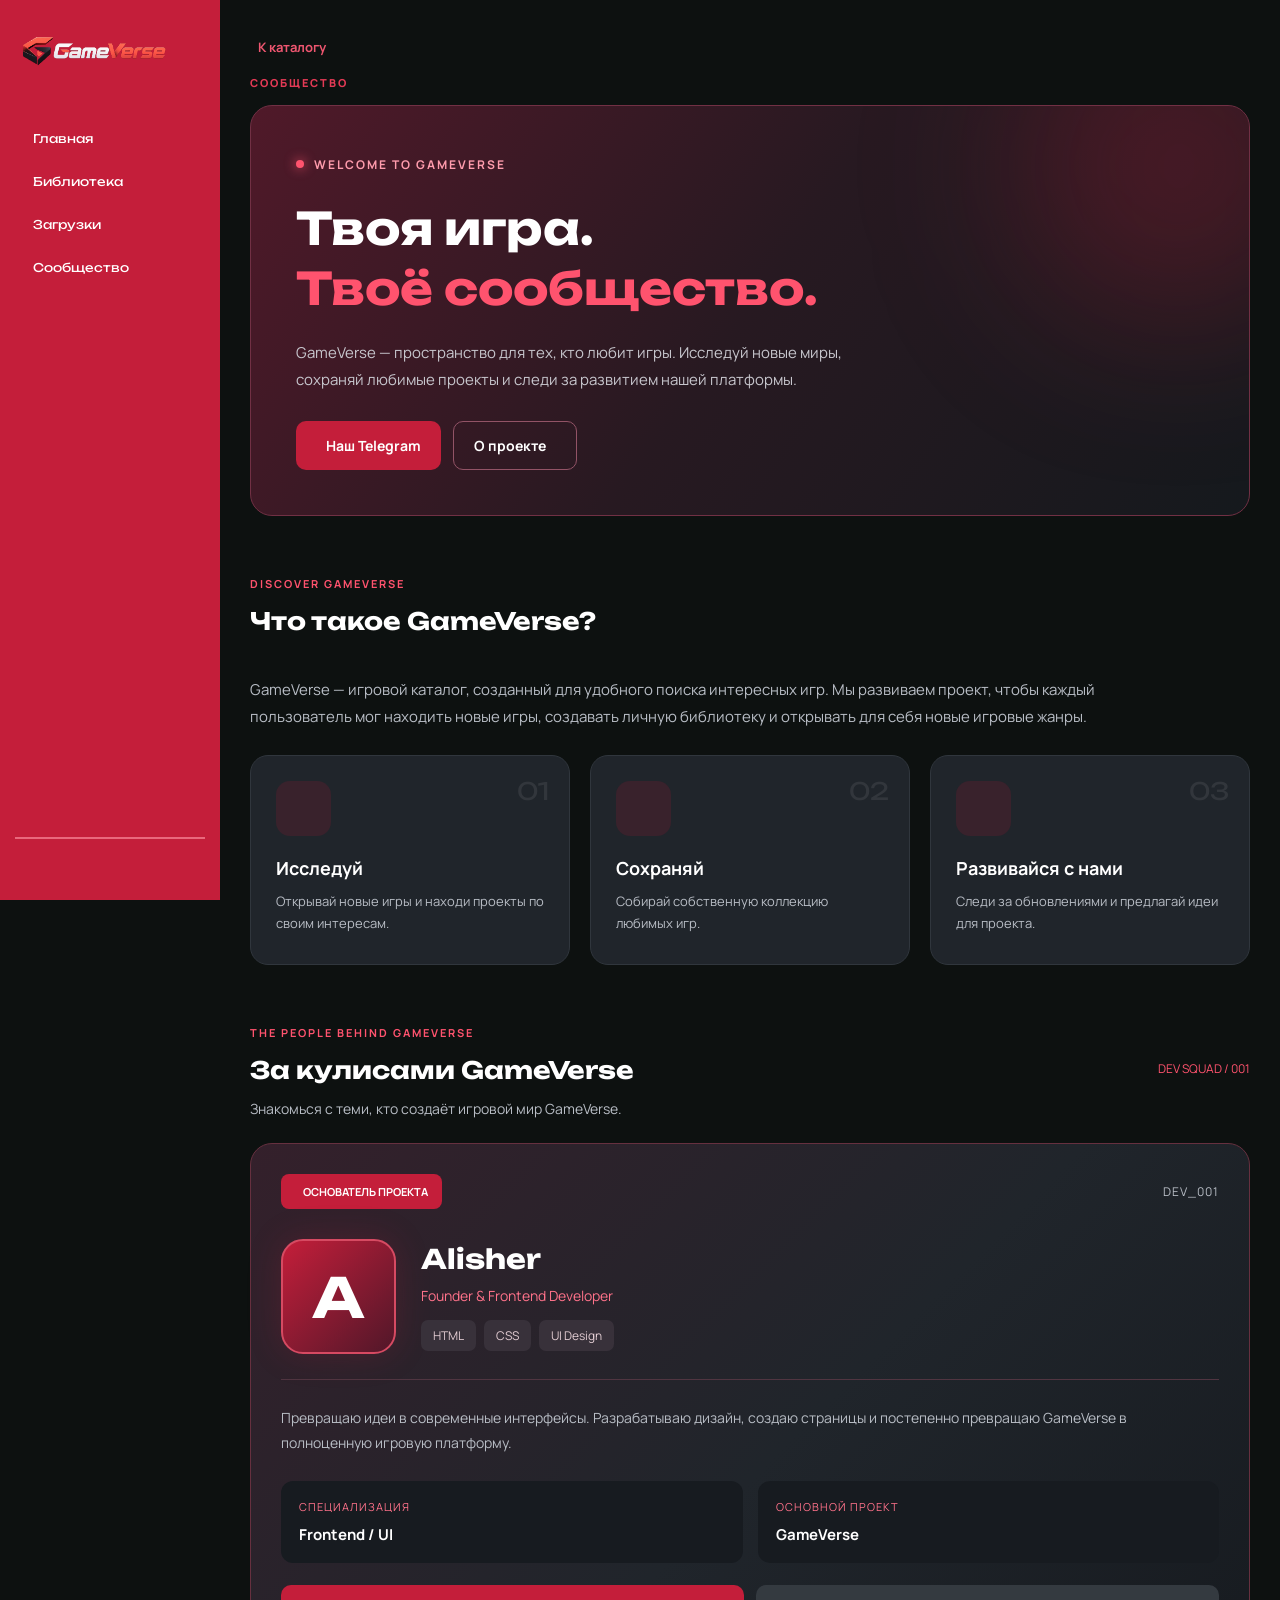
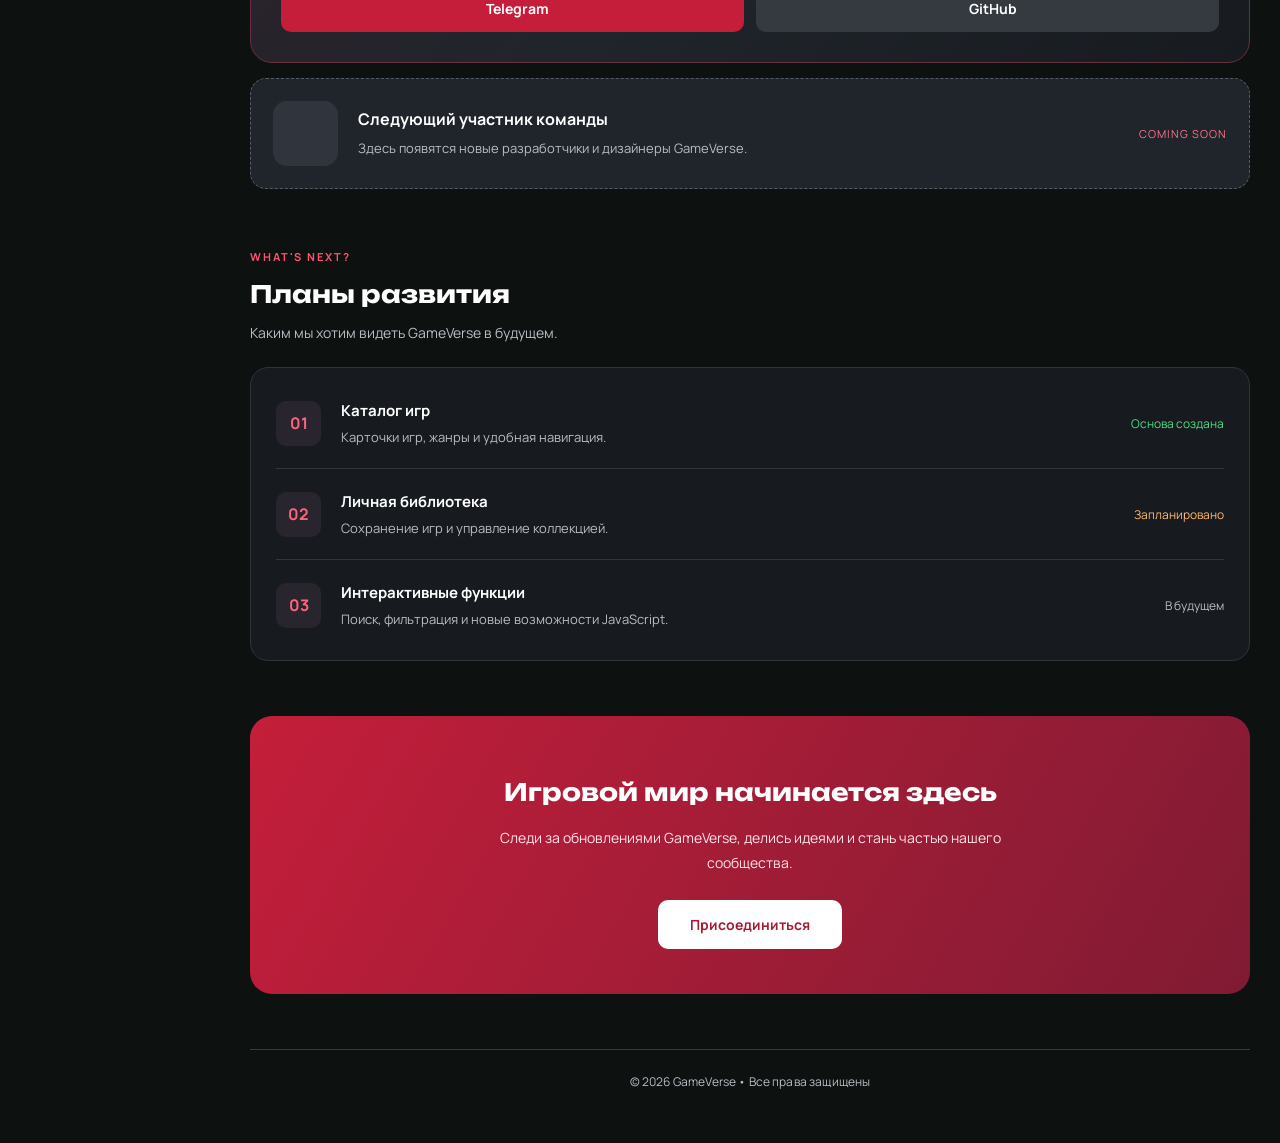
<file: community.html>
<!DOCTYPE html>

<html lang="ru">

<head>
    <meta charset="utf-8" />
    <meta content="width=device-width, initial-scale=1.0" name="viewport" />
    <title>GameVerse: Сообщество</title>
    <link href="global.css" rel="stylesheet" />
    <link href="community.css" rel="stylesheet" />
    <link href="https://cdn-uicons.flaticon.com/4.0.0/uicons-regular-rounded/css/uicons-regular-rounded.css" rel="stylesheet" />
    <link href="https://cdn-uicons.flaticon.com/4.0.0/uicons-brands/css/uicons-brands.css" rel="stylesheet" />
    <link href="https://cdn-uicons.flaticon.com/4.0.0/uicons-bold-rounded/css/uicons-bold-rounded.css" rel="stylesheet" />
    <link href="https://cdn-uicons.flaticon.com/4.0.0/uicons-bold-straight/css/uicons-bold-straight.css" rel="stylesheet" />
    <link href="responsive.css" rel="stylesheet" />
    <link href="improvements.css" rel="stylesheet" />
    <link href="stage2.css" rel="stylesheet" />
</head>

<body>
    <header>
        <!-- Верхний хедер -->
        <a href="index.html">
            <img id="logo" src="logo.png" />
        </a>
        <nav>
            <a href="index.html">
                <i class="fi fi-rr-home"></i>
                Главная</a>
            <a href="library.html">
                <i class="fi fi-rr-books"></i>
                Библиотека</a>
            <a href="download.html">
                <i class="fi fi-rr-cloud-download-alt"></i>
                Загрузки</a>
            <a href="community.html">
                <i class="fi fi-rr-users-alt"></i>
                Сообщество</a>
        </nav>
        <!-- Нижний хедер -->
        <div class="social">
            <a href="https://t.me/share/url?url=https://capeducation.getcourse.ru" target="_blank">
                <i class="fi fi-rr-paper-plane"></i>
            </a>
            <a href="https://t.me/trsnbv_a">
                <i class="fi fi-brands-telegram"></i></a>
            <a href="https://github.com">
                <i class="fi fi-brands-github"></i>
            </a>
        </div>
    </header>
    <main><a class="catalog-back" href="index.html"><i class="fi fi-rr-arrow-left"></i> К каталогу</a>
        <p class="eyebrow gv-section-label">СООБЩЕСТВО</p>
        <section class="community-hero">
            <div class="hero-content">
                <span class="hero-label">
                    <span class="status-dot"></span>
                    WELCOME TO GAMEVERSE
                </span>
                <h1>
                    Твоя игра.<br />
                    <span>Твоё сообщество.</span>
                </h1>
                <p>
                    GameVerse — пространство для тех, кто любит игры.
                    Исследуй новые миры, сохраняй любимые проекты
                    и следи за развитием нашей платформы.
                </p>
                <div class="hero-buttons">
                    <a class="btn-primary" href="https://t.me/trsnbv_a" rel="noopener noreferrer" target="_blank">
                        <i class="fi fi-brands-telegram"></i>
                        Наш Telegram
                    </a>
                    <a class="btn-outline" href="https://t.me/trsnbv_a">
                        О проекте
                        <i class="fi fi-rr-arrow-small-right"></i>
                    </a>
                </div>
            </div>
            <div class="hero-decoration">
                <i class="fi fi-rr-gamepad"></i>
            </div>
        </section>
        <section class="community-section" id="about">
            <div class="section-heading">
                <div>
                    <span class="section-label">DISCOVER GAMEVERSE</span>
                    <h2>Что такое GameVerse?</h2>
                </div>
            </div>
            <p class="about-description">
                GameVerse — игровой каталог, созданный для удобного поиска
                интересных игр. Мы развиваем проект, чтобы каждый пользователь
                мог находить новые игры, создавать личную библиотеку
                и открывать для себя новые игровые жанры.
            </p>
            <div class="features-grid">
                <div class="feature-card">
                    <div class="feature-icon">
                        <i class="fi fi-rr-gamepad"></i>
                    </div>
                    <h3>Исследуй</h3>
                    <p>Открывай новые игры и находи проекты по своим интересам.</p>
                    <span class="feature-number">01</span>
                </div>
                <div class="feature-card">
                    <div class="feature-icon">
                        <i class="fi fi-rr-bookmark"></i>
                    </div>
                    <h3>Сохраняй</h3>
                    <p>Собирай собственную коллекцию любимых игр.</p>
                    <span class="feature-number">02</span>
                </div>
                <div class="feature-card">
                    <div class="feature-icon">
                        <i class="fi fi-rr-users-alt"></i>
                    </div>
                    <h3>Развивайся с нами</h3>
                    <p>Следи за обновлениями и предлагай идеи для проекта.</p>
                    <span class="feature-number">03</span>
                </div>
            </div>
        </section>
        <!-- Команда разработчиков -->
        <section class="community-section" id="developers">
            <div class="section-heading">
                <div>
                    <span class="section-label">THE PEOPLE BEHIND GAMEVERSE</span>
                    <h2>За кулисами GameVerse</h2>
                    <p>Знакомься с теми, кто создаёт игровой мир GameVerse.</p>
                </div>
                <span class="section-counter">DEV SQUAD / 001</span>
            </div>
            <!-- Главный разработчик -->
            <div class="developer-card">
                <div class="developer-top">
                    <span class="founder-badge">
                        <i class="fi fi-rr-crown"></i>
                        ОСНОВАТЕЛЬ ПРОЕКТА
                    </span>
                    <span class="developer-id">DEV_001</span>
                </div>
                <div class="developer-profile">
                    <div class="developer-avatar">
                        <span>A</span>
                    </div>
                    <div class="developer-main-info">
                        <h3>Alisher</h3>
                        <p class="developer-role">
                            Founder &amp; Frontend Developer
                        </p>
                        <div class="developer-skills">
                            <span>HTML</span>
                            <span>CSS</span>
                            <span>UI Design</span>
                        </div>
                    </div>
                </div>
                <p class="developer-description">
                    Превращаю идеи в современные интерфейсы.
                    Разрабатываю дизайн, создаю страницы
                    и постепенно превращаю GameVerse
                    в полноценную игровую платформу.
                </p>
                <div class="developer-details">
                    <div class="developer-detail">
                        <span>СПЕЦИАЛИЗАЦИЯ</span>
                        <strong>Frontend / UI</strong>
                    </div>
                    <div class="developer-detail">
                        <span>ОСНОВНОЙ ПРОЕКТ</span>
                        <strong>GameVerse</strong>
                    </div>
                </div>
                <div class="developer-socials">
                    <a class="developer-telegram" href="https://t.me/trsnbv_a" rel="noopener noreferrer"
                        target="_blank">
                        <i class="fi fi-brands-telegram"></i>
                        Telegram
                    </a>
                    <a class="developer-github" href="https://github.com" rel="noopener noreferrer" target="_blank">
                        <i class="fi fi-brands-github"></i>
                        GitHub
                    </a>
                </div>
            </div>
            <!-- Будущие участники -->
            <div class="future-team">
                <div class="future-icon">
                    <i class="fi fi-rr-user-add"></i>
                </div>
                <div class="future-info">
                    <h3>Следующий участник команды</h3>
                    <p>Здесь появятся новые разработчики и дизайнеры GameVerse.</p>
                </div>
                <span class="future-label">COMING SOON</span>
            </div>
        </section>
        <!-- Планы развития -->
        <section class="community-section">
            <div class="section-heading">
                <div>
                    <span class="section-label">WHAT'S NEXT?</span>
                    <h2>Планы развития</h2>
                    <p>Каким мы хотим видеть GameVerse в будущем.</p>
                </div>
            </div>
            <div class="roadmap">
                <div class="roadmap-item">
                    <span class="roadmap-number">01</span>
                    <div class="roadmap-info">
                        <h3>Каталог игр</h3>
                        <p>Карточки игр, жанры и удобная навигация.</p>
                    </div>
                    <span class="roadmap-status status-done">
                        Основа создана
                    </span>
                </div>
                <div class="roadmap-item">
                    <span class="roadmap-number">02</span>
                    <div class="roadmap-info">
                        <h3>Личная библиотека</h3>
                        <p>Сохранение игр и управление коллекцией.</p>
                    </div>
                    <span class="roadmap-status status-planned">
                        Запланировано
                    </span>
                </div>
                <div class="roadmap-item">
                    <span class="roadmap-number">03</span>
                    <div class="roadmap-info">
                        <h3>Интерактивные функции</h3>
                        <p>Поиск, фильтрация и новые возможности JavaScript.</p>
                    </div>
                    <span class="roadmap-status status-future">
                        В будущем
                    </span>
                </div>
            </div>
        </section>
        <!-- Присоединиться к сообществу -->
        <section class="join-community">
            <div class="join-icon">
                <i class="fi fi-rr-gamepad"></i>
            </div>
            <h2>Игровой мир начинается здесь</h2>
            <p>
                Следи за обновлениями GameVerse,
                делись идеями и стань частью нашего сообщества.
            </p>
            <a href="https://t.me/trsnbv_a" rel="noopener noreferrer" target="_blank">
                <i class="fi fi-brands-telegram"></i>
                Присоединиться
                <i class="fi fi-rr-arrow-up-right"></i>
            </a>
        </section>
        <!-- Подвал -->
        <footer class="site-footer">
            <div class="footer-bottom">© 2026 GameVerse • Все права защищены</div>
        </footer>
    </main>
    <nav aria-label="Мобильная навигация" class="mobile-nav"><a href="index.html"><i aria-hidden="true"
                class="fi fi-rr-home"></i><span>Главная</span></a><a href="library.html"><i aria-hidden="true"
                class="fi fi-rr-books"></i><span>Библиотека</span></a><a href="download.html"><i aria-hidden="true"
                class="fi fi-rr-download"></i><span>Загрузки</span></a><a aria-current="page" class="active"
            href="community.html"><i aria-hidden="true" class="fi fi-rr-users-alt"></i><span>Сообщество</span></a><a
            href="profile.html"><i aria-hidden="true" class="fi fi-rr-user"></i><span>Профиль</span></a></nav>
</body>

</html>
</file>
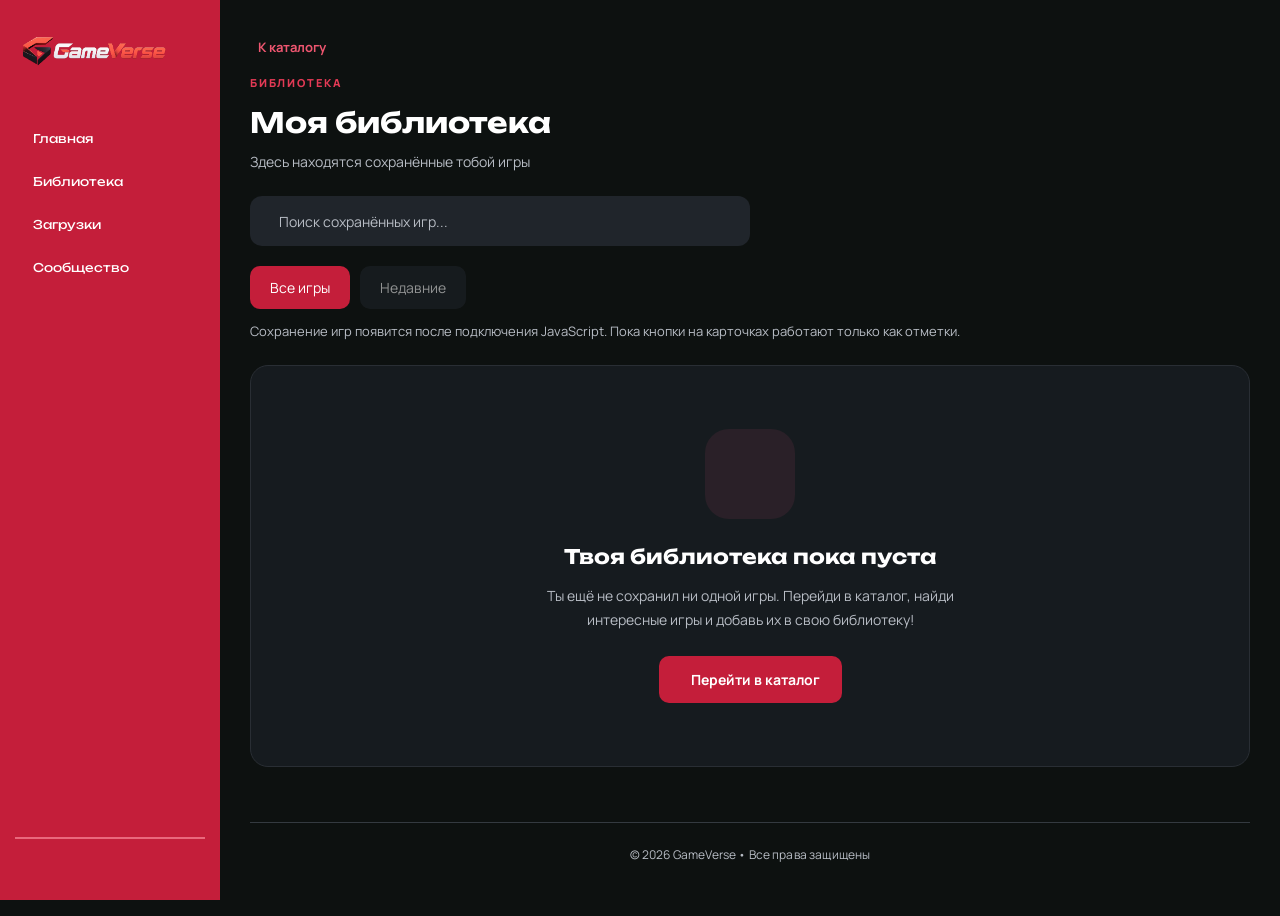
<file: library.html>
<!DOCTYPE html>

<html lang="ru">

<head>
    <meta charset="utf-8" />
    <meta content="width=device-width, initial-scale=1.0" name="viewport" />
    <title>GameVerse: Библиотека</title>
    <link href="global.css" rel="stylesheet" />
    <link href="library.css" rel="stylesheet" />
    <link href="https://cdn-uicons.flaticon.com/4.0.0/uicons-regular-rounded/css/uicons-regular-rounded.css" rel="stylesheet" />
    <link href="https://cdn-uicons.flaticon.com/4.0.0/uicons-brands/css/uicons-brands.css" rel="stylesheet" />
    <link href="https://cdn-uicons.flaticon.com/4.0.0/uicons-bold-rounded/css/uicons-bold-rounded.css" rel="stylesheet" />
    <link href="https://cdn-uicons.flaticon.com/4.0.0/uicons-bold-straight/css/uicons-bold-straight.css" rel="stylesheet" />
    <link href="responsive.css" rel="stylesheet" />
    <link href="improvements.css" rel="stylesheet" />
    <link href="stage2.css" rel="stylesheet" />
</head>

<body>
    <header>
        <!-- Верхний хедер -->
        <a href="index.html">
            <img id="logo" src="logo.png" />
        </a>
        <nav>
            <a href="index.html">
                <i class="fi fi-rr-home"></i>
                Главная</a>
            <a href="library.html">
                <i class="fi fi-rr-books"></i>
                Библиотека</a>
            <a href="download.html">
                <i class="fi fi-rr-cloud-download-alt"></i>
                Загрузки</a>
            <a href="community.html">
                <i class="fi fi-rr-users-alt"></i>
                Сообщество</a>
        </nav>
        <!-- Нижний хедер -->
        <div class="social">
            <a href="https://t.me/share/url?url=https://capeducation.getcourse.ru" target="_blank">
                <i class="fi fi-rr-paper-plane"></i>
            </a>
            <a href="https://t.me/trsnbv_a">
                <i class="fi fi-brands-telegram"></i></a>
            <a href="https://github.com">
                <i class="fi fi-brands-github"></i>
            </a>
        </div>
    </header>
    <main><a class="catalog-back" href="index.html"><i class="fi fi-rr-arrow-left"></i> К каталогу</a>
        <p class="eyebrow gv-section-label">БИБЛИОТЕКА</p>
        <section class="library-header">
            <div class="library-title">
                <h1>Моя библиотека</h1>
                <p>Здесь находятся сохранённые тобой игры</p>
            </div>
        </section>
        <div class="library-search">
            <i class="fi fi-rr-search"></i>
            <input aria-label="Поиск сохранённых игр" placeholder="Поиск сохранённых игр..." type="search" />
        </div>
        <div class="library-filters">
            <button class="active" type="button">Все игры</button>
            <button disabled="" title="Сортировка появится после подключения JavaScript" type="button">Недавние</button>
        </div>
        <p class="library-hint">Сохранение игр появится после подключения JavaScript. Пока кнопки на карточках работают
            только как отметки.</p>
        <section class="library-content">
            <div class="empty-library">
                <div class="empty-icon">
                    <i class="fi fi-rr-books"></i>
                </div>
                <h2>Твоя библиотека пока пуста</h2>
                <p>
                    Ты ещё не сохранил ни одной игры.
                    Перейди в каталог, найди интересные игры
                    и добавь их в свою библиотеку!
                </p>
                <a class="catalog-button" href="index.html">
                    <i class="fi fi-rr-gamepad"></i>
                    Перейти в каталог
                </a>
            </div>
            <div class="saved-games"></div>
        </section>
        <footer class="site-footer">
            <div class="footer-bottom">© 2026 GameVerse • Все права защищены</div>
        </footer>
    </main>
    <nav aria-label="Мобильная навигация" class="mobile-nav"><a href="index.html"><i aria-hidden="true"
                class="fi fi-rr-home"></i><span>Главная</span></a><a aria-current="page" class="active"
            href="library.html"><i aria-hidden="true" class="fi fi-rr-books"></i><span>Библиотека</span></a><a
            href="download.html"><i aria-hidden="true" class="fi fi-rr-download"></i><span>Загрузки</span></a><a
            href="community.html"><i aria-hidden="true" class="fi fi-rr-users-alt"></i><span>Сообщество</span></a><a
            href="profile.html"><i aria-hidden="true" class="fi fi-rr-user"></i><span>Профиль</span></a></nav>
</body>
</html>
</file>
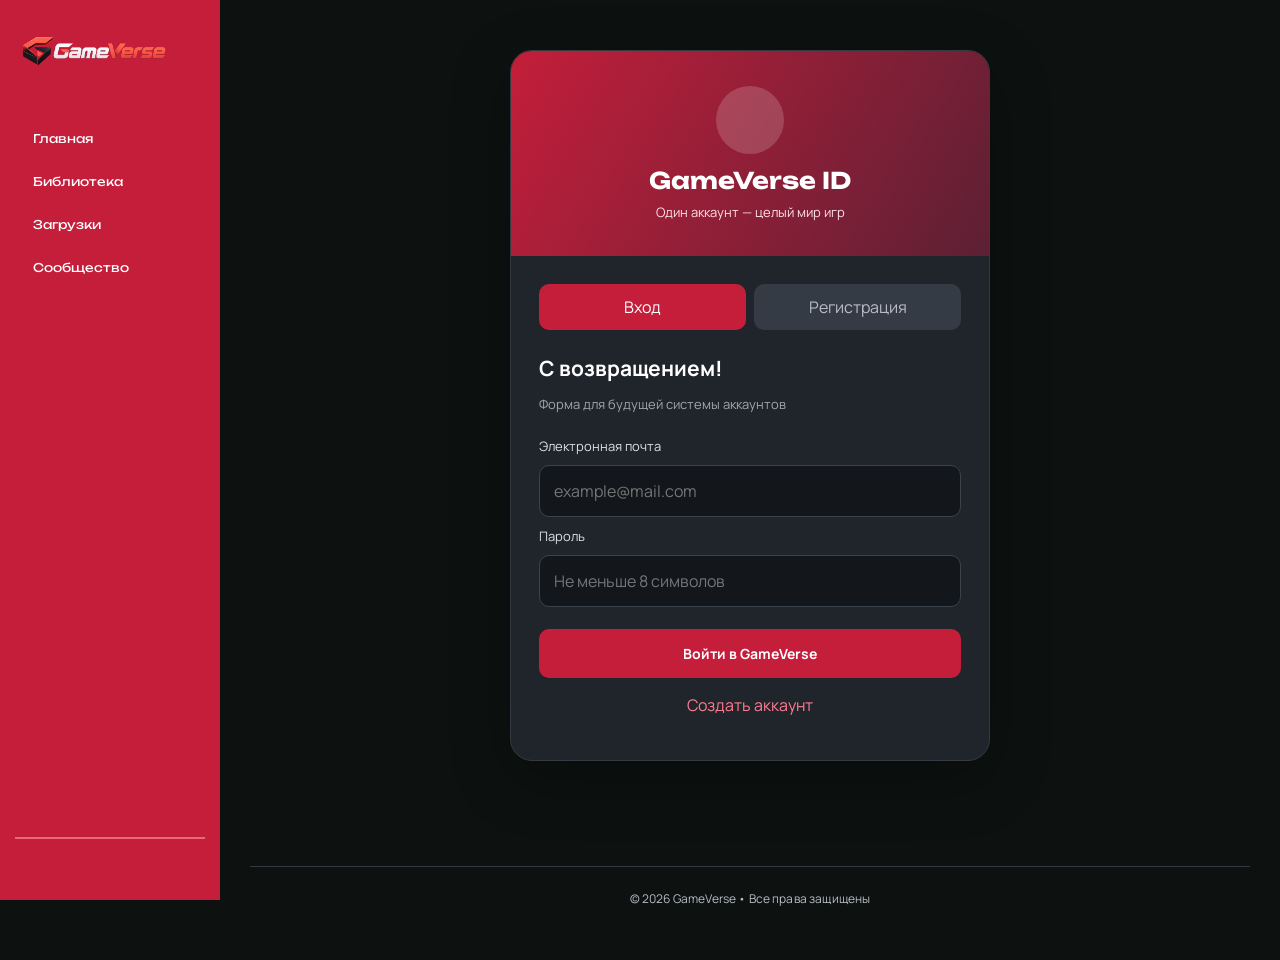
<file: login.html>
<!DOCTYPE html>
<html lang="ru">
<head>
    <meta charset="utf-8" />
    <meta content="width=device-width, initial-scale=1.0" name="viewport" />
    <title>GameVerse: Вход</title>
    <link href="global.css" rel="stylesheet" />
    <link href="auth.css" rel="stylesheet" />
    <link href="https://cdn-uicons.flaticon.com/4.0.0/uicons-regular-rounded/css/uicons-regular-rounded.css" rel="stylesheet" />
    <link href="https://cdn-uicons.flaticon.com/4.0.0/uicons-brands/css/uicons-brands.css" rel="stylesheet" />
    <link href="responsive.css" rel="stylesheet" />
    <link href="improvements.css" rel="stylesheet" />
    <link href="stage2.css" rel="stylesheet" />
</head>

<body>
    <header>
        <!-- Верхний хедер -->
        <a href="index.html">
            <img id="logo" src="logo.png" />
        </a>
        <nav>
            <a href="index.html">
                <i class="fi fi-rr-home"></i>
                Главная</a>
            <a href="library.html">
                <i class="fi fi-rr-books"></i>
                Библиотека</a>
            <a href="download.html">
                <i class="fi fi-rr-cloud-download-alt"></i>
                Загрузки</a>
            <a href="community.html">
                <i class="fi fi-rr-users-alt"></i>
                Сообщество</a>
        </nav>
        <!-- Нижний хедер -->
        <div class="social">
            <a href="https://t.me/share/url?url=https://capeducation.getcourse.ru" target="_blank">
                <i class="fi fi-rr-paper-plane"></i>
            </a>
            <a href="https://t.me/trsnbv_a">
                <i class="fi fi-brands-telegram"></i></a>
            <a href="https://github.com">
                <i class="fi fi-brands-github"></i>
            </a>
        </div>
    </header>
    <main>
        <section class="auth-wrap">
            <div class="auth-card">
                <div class="auth-banner">
                    <div class="auth-avatar"><i class="fi fi-rr-user"></i></div>
                    <h1>GameVerse ID</h1>
                    <p>Один аккаунт — целый мир игр</p>
                </div>
                <div class="auth-body">
                    <div class="auth-tabs"><a class="selected" href="login.html">Вход</a><a class=""
                            href="register.html">Регистрация</a></div>
                    <h2>С возвращением!</h2>
                    <p class="auth-note">Форма для будущей системы аккаунтов</p>
                    <form action="#" class="auth-form" method="post"><label for="email">Электронная почта</label><input
                            autocomplete="email" id="email" name="email" placeholder="example@mail.com" required=""
                            type="email" /><label for="password">Пароль</label><input autocomplete="current-password"
                            id="password" minlength="8" name="password" placeholder="Не меньше 8 символов" required=""
                            type="password" /><button title="Авторизация появится позже" type="button">Войти в
                            GameVerse</button></form>
                    <p class="auth-switch"><a href="register.html">Создать аккаунт</a></p>
                </div>
            </div>
        </section>
        <footer class="site-footer">
            <div class="footer-bottom">© 2026 GameVerse • Все права защищены</div>
        </footer>
    </main>
    <nav aria-label="Мобильная навигация" class="mobile-nav"><a href="index.html"><i aria-hidden="true"
                class="fi fi-rr-home"></i><span>Главная</span></a><a href="library.html"><i aria-hidden="true"
                class="fi fi-rr-books"></i><span>Библиотека</span></a><a href="download.html"><i aria-hidden="true"
                class="fi fi-rr-download"></i><span>Загрузки</span></a><a href="community.html"><i aria-hidden="true"
                class="fi fi-rr-users-alt"></i><span>Сообщество</span></a><a href="profile.html"><i aria-hidden="true"
                class="fi fi-rr-user"></i><span>Профиль</span></a></nav>
</body>
</html>
</file>
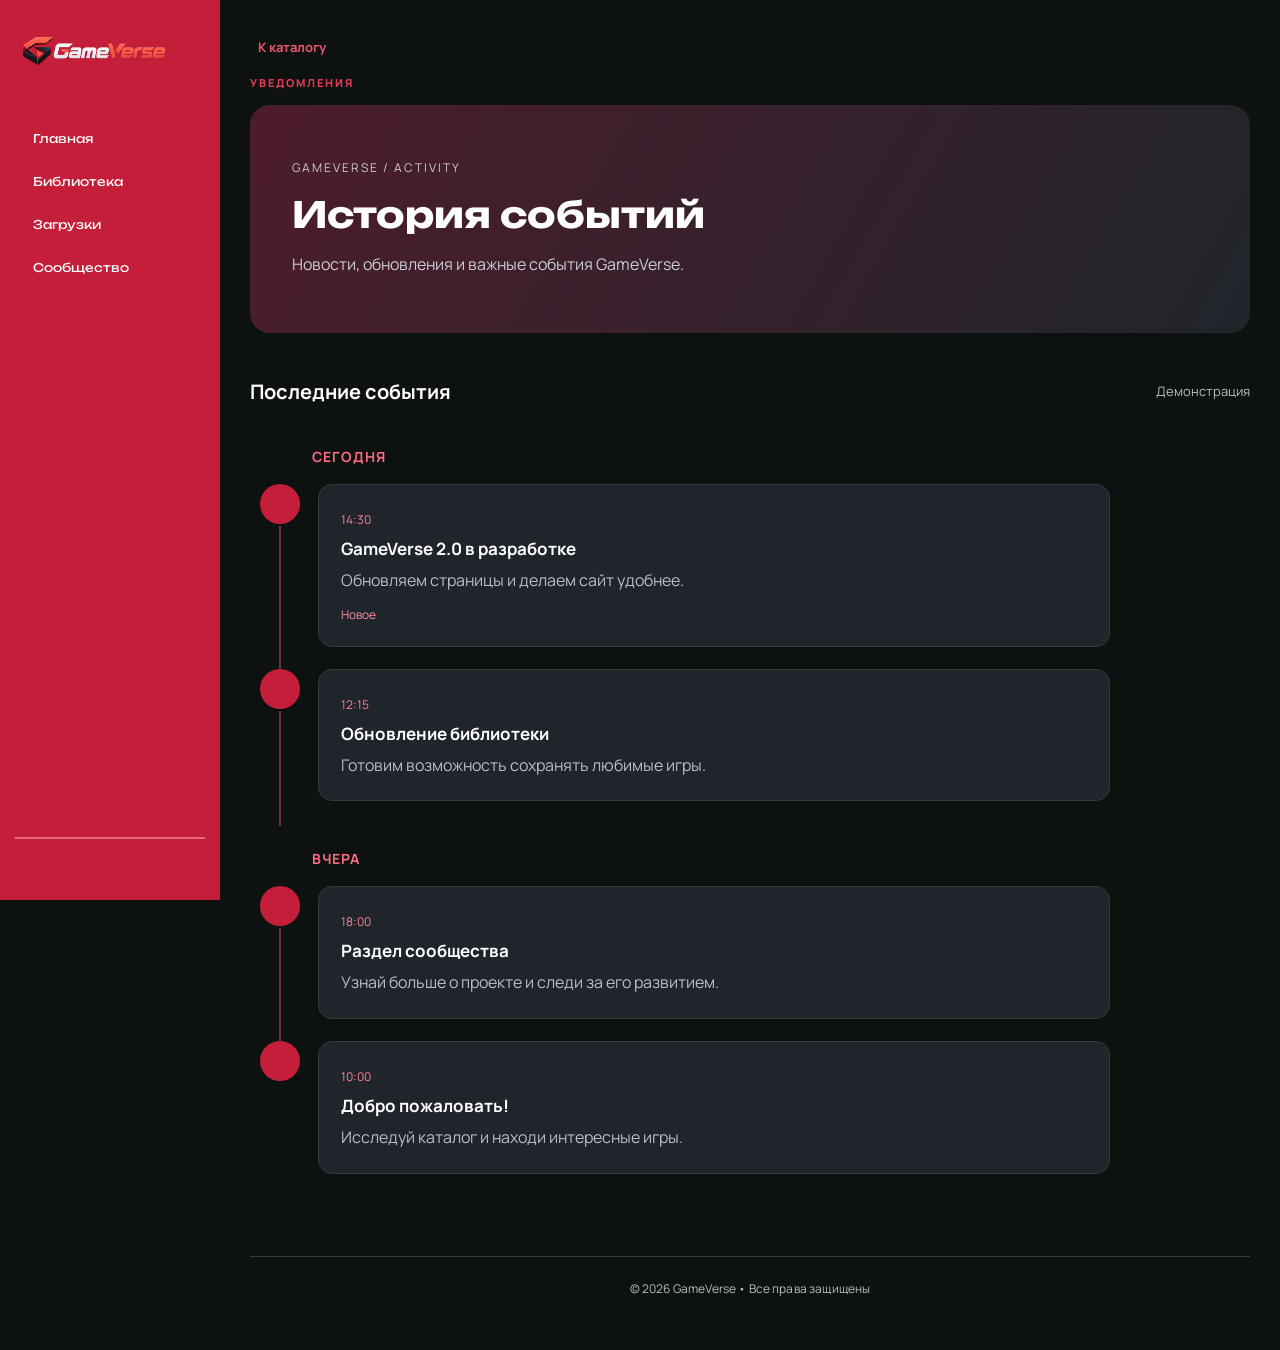
<file: notifications.html>
<!DOCTYPE html>
<html lang="ru">
<head>
    <meta charset="utf-8" />
    <meta content="width=device-width, initial-scale=1.0" name="viewport" />
    <title>GameVerse: Уведомления</title>
    <link href="global.css" rel="stylesheet" />
    <link href="notifications.css" rel="stylesheet" />
    <link href="https://cdn-uicons.flaticon.com/4.0.0/uicons-regular-rounded/css/uicons-regular-rounded.css" rel="stylesheet" />
    <link href="https://cdn-uicons.flaticon.com/4.0.0/uicons-brands/css/uicons-brands.css" rel="stylesheet" />
    <link href="responsive.css" rel="stylesheet" />
    <link href="improvements.css" rel="stylesheet" />
    <link href="stage2.css" rel="stylesheet" />
</head>

<body>
    <header>
        <!-- Верхний хедер -->
        <a href="index.html">
            <img id="logo" src="logo.png" />
        </a>
        <nav>
            <a href="index.html">
                <i class="fi fi-rr-home"></i>
                Главная</a>
            <a href="library.html">
                <i class="fi fi-rr-books"></i>
                Библиотека</a>
            <a href="download.html">
                <i class="fi fi-rr-cloud-download-alt"></i>
                Загрузки</a>
            <a href="community.html">
                <i class="fi fi-rr-users-alt"></i>
                Сообщество</a>
        </nav>
        <!-- Нижний хедер -->
        <div class="social">
            <a href="https://t.me/share/url?url=https://capeducation.getcourse.ru" target="_blank">
                <i class="fi fi-rr-paper-plane"></i>
            </a>
            <a href="https://t.me/trsnbv_a">
                <i class="fi fi-brands-telegram"></i></a>
            <a href="https://github.com">
                <i class="fi fi-brands-github"></i>
            </a>
        </div>
    </header>
    <main><a class="catalog-back" href="index.html"><i class="fi fi-rr-arrow-left"></i> К каталогу</a>
        <p class="eyebrow gv-section-label">УВЕДОМЛЕНИЯ</p>
        <section class="timeline-hero">
            <p class="eyebrow">GAMEVERSE / ACTIVITY</p>
            <h1>История событий</h1>
            <p>Новости, обновления и важные события GameVerse.</p>
        </section>
        <div class="timeline-head">
            <h2>Последние события</h2><span>Демонстрация</span>
        </div>
        <section class="timeline">
            <h3 class="timeline-date">Сегодня</h3>
            <article class="timeline-item">
                <div class="timeline-icon"><i class="fi fi-rr-rocket-lunch"></i></div>
                <div class="timeline-card"><time>14:30</time>
                    <h3>GameVerse 2.0 в разработке</h3>
                    <p>Обновляем страницы и делаем сайт удобнее.</p><span class="timeline-new">Новое</span>
                </div>
            </article>
            <article class="timeline-item">
                <div class="timeline-icon"><i class="fi fi-rr-bookmark"></i></div>
                <div class="timeline-card"><time>12:15</time>
                    <h3>Обновление библиотеки</h3>
                    <p>Готовим возможность сохранять любимые игры.</p>
                </div>
            </article>
            <h3 class="timeline-date">Вчера</h3>
            <article class="timeline-item">
                <div class="timeline-icon"><i class="fi fi-rr-users"></i></div>
                <div class="timeline-card"><time>18:00</time>
                    <h3>Раздел сообщества</h3>
                    <p>Узнай больше о проекте и следи за его развитием.</p>
                </div>
            </article>
            <article class="timeline-item">
                <div class="timeline-icon"><i class="fi fi-rr-shield-check"></i></div>
                <div class="timeline-card"><time>10:00</time>
                    <h3>Добро пожаловать!</h3>
                    <p>Исследуй каталог и находи интересные игры.</p>
                </div>
            </article>
        </section>
        <footer class="site-footer">
            <div class="footer-bottom">© 2026 GameVerse • Все права защищены</div>
        </footer>
    </main>
    <nav aria-label="Мобильная навигация" class="mobile-nav"><a href="index.html"><i aria-hidden="true"
                class="fi fi-rr-home"></i><span>Главная</span></a><a href="library.html"><i aria-hidden="true"
                class="fi fi-rr-books"></i><span>Библиотека</span></a><a href="download.html"><i aria-hidden="true"
                class="fi fi-rr-download"></i><span>Загрузки</span></a><a href="community.html"><i aria-hidden="true"
                class="fi fi-rr-users-alt"></i><span>Сообщество</span></a><a href="profile.html"><i aria-hidden="true"
                class="fi fi-rr-user"></i><span>Профиль</span></a></nav>
</body>
</html>
</file>
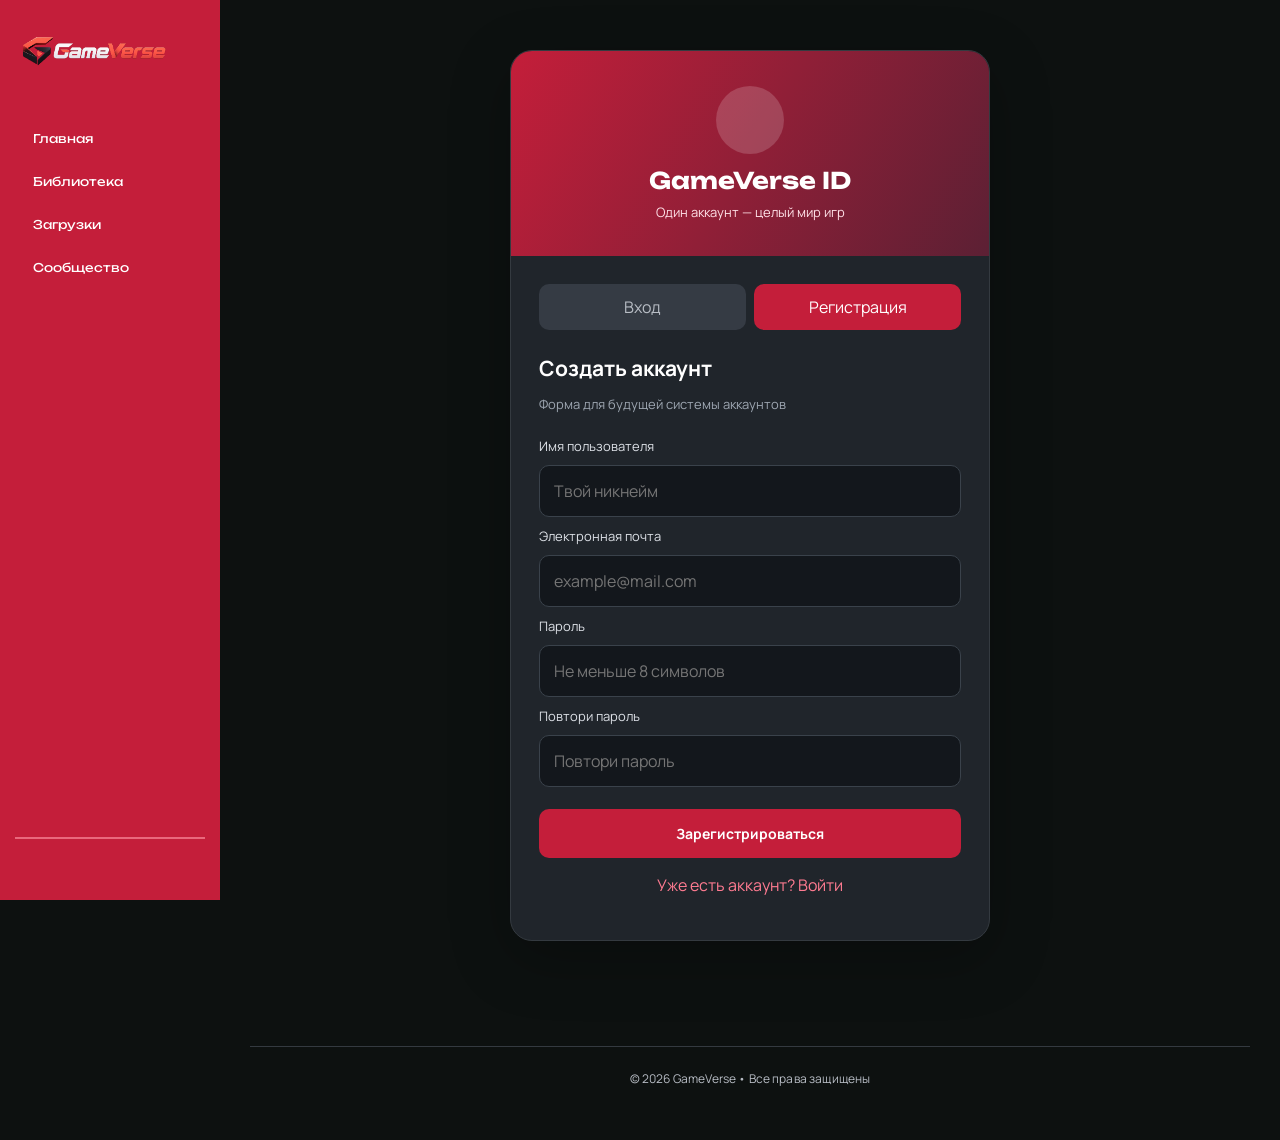
<file: register.html>
<!DOCTYPE html>
<html lang="ru">
<head>
    <meta charset="utf-8" />
    <meta content="width=device-width, initial-scale=1.0" name="viewport" />
    <title>GameVerse: Регистрация</title>
    <link href="global.css" rel="stylesheet" />
    <link href="auth.css" rel="stylesheet" />
    <link href="https://cdn-uicons.flaticon.com/4.0.0/uicons-regular-rounded/css/uicons-regular-rounded.css" rel="stylesheet" />
    <link href="https://cdn-uicons.flaticon.com/4.0.0/uicons-brands/css/uicons-brands.css" rel="stylesheet" />
    <link href="responsive.css" rel="stylesheet" />
    <link href="improvements.css" rel="stylesheet" />
    <link href="stage2.css" rel="stylesheet" />
</head>
<body>
    <header>
        <!-- Верхний хедер -->
        <a href="index.html">
            <img id="logo" src="logo.png" />
        </a>
        <nav>
            <a href="index.html">
                <i class="fi fi-rr-home"></i>
                Главная</a>
            <a href="library.html">
                <i class="fi fi-rr-books"></i>
                Библиотека</a>
            <a href="download.html">
                <i class="fi fi-rr-cloud-download-alt"></i>
                Загрузки</a>
            <a href="community.html">
                <i class="fi fi-rr-users-alt"></i>
                Сообщество</a>
        </nav>
        <!-- Нижний хедер -->
        <div class="social">
            <a href="https://t.me/share/url?url=https://capeducation.getcourse.ru" target="_blank">
                <i class="fi fi-rr-paper-plane"></i>
            </a>
            <a href="https://t.me/trsnbv_a">
                <i class="fi fi-brands-telegram"></i></a>
            <a href="https://github.com">
                <i class="fi fi-brands-github"></i>
            </a>
        </div>
    </header>
    <main>
        <section class="auth-wrap">
            <div class="auth-card">
                <div class="auth-banner">
                    <div class="auth-avatar"><i class="fi fi-rr-user"></i></div>
                    <h1>GameVerse ID</h1>
                    <p>Один аккаунт — целый мир игр</p>
                </div>
                <div class="auth-body">
                    <div class="auth-tabs"><a class="" href="login.html">Вход</a><a class="selected"
                            href="register.html">Регистрация</a></div>
                    <h2>Создать аккаунт</h2>
                    <p class="auth-note">Форма для будущей системы аккаунтов</p>
                    <form action="#" class="auth-form" method="post"><label for="username">Имя
                            пользователя</label><input autocomplete="username" id="username" minlength="3"
                            name="username" placeholder="Твой никнейм" required="" type="text" /><label
                            for="email">Электронная почта</label><input autocomplete="email" id="email" name="email"
                            placeholder="example@mail.com" required="" type="email" /><label
                            for="password">Пароль</label><input autocomplete="new-password" id="password" minlength="8"
                            name="password" placeholder="Не меньше 8 символов" required="" type="password" /><label
                            for="confirm">Повтори пароль</label><input autocomplete="new-password" id="confirm"
                            minlength="8" name="confirm" placeholder="Повтори пароль" required=""
                            type="password" /><button title="Авторизация появится позже"
                            type="button">Зарегистрироваться</button></form>
                    <p class="auth-switch"><a href="login.html">Уже есть аккаунт? Войти</a></p>
                </div>
            </div>
        </section>
        <footer class="site-footer">
            <div class="footer-bottom">© 2026 GameVerse • Все права защищены</div>
        </footer>
    </main>
    <nav aria-label="Мобильная навигация" class="mobile-nav"><a href="index.html"><i aria-hidden="true"
                class="fi fi-rr-home"></i><span>Главная</span></a><a href="library.html"><i aria-hidden="true"
                class="fi fi-rr-books"></i><span>Библиотека</span></a><a href="download.html"><i aria-hidden="true"
                class="fi fi-rr-download"></i><span>Загрузки</span></a><a href="community.html"><i aria-hidden="true"
                class="fi fi-rr-users-alt"></i><span>Сообщество</span></a><a href="profile.html"><i aria-hidden="true"
                class="fi fi-rr-user"></i><span>Профиль</span></a></nav>
</body>
</html>
</file>
<file: global.css>
@import url("https://cdn-uicons.flaticon.com/4.0.0/uicons-regular-chubby/css/uicons-regular-chubby.css");

/* Manrope — основной текст */
@font-face {
  font-family: "Manrope";
  src: url("Manrope-VariableFont_wght.ttf");
  font-weight: 200 800;
}

/* Unbounded — заголовки */
@font-face {
  font-family: "Unbounded";
  src: url("Unbounded-Regular.ttf");
  font-weight: 400;
}

@font-face {
  font-family: "Unbounded";
  src: url("Unbounded-Bold.ttf");
  font-weight: 700;
}

body {
  margin: 0;
  display: flex;
  min-height: 100vh;
  color: white;
  font-family: "Manrope", sans-serif;
  font-weight: 400;
  background-color: #0d1110;
}

header {
  width: 220px;
  padding: 15px;
  box-sizing: border-box;
  flex-shrink: 0;
  display: flex;
  min-height: 100vh;
  flex-direction: column;
  background-color: #c41e3a;

  position: sticky;
  top: 0;
  height: 100vh;
  align-self: flex-start;
}

header #logo {
  width: 90%;
  margin-left: -9px;
}

header nav {
  margin-top: 35px;
  display: flex;
  flex-direction: column;
  gap: 20px;
}

header a {
  color: white;
  text-decoration: none;
  padding: 10px;
  border-radius: 8px;
  font-family: "Unbounded", sans-serif;
  font-weight: 300;
  display: flex;
  align-items: center;
  gap: 8px;
}

header nav a:hover {
  background: #ff6b61;
}

.social {
  margin-top: auto;
  display: flex;
  justify-content: center;
  gap: 20px;
  border-top: 2px solid #e9687c;
  padding-top: 30px;
}
</file>
<file: community.css>
main {
  flex: 1;
  min-width: 0;
  padding: 30px;
  box-sizing: border-box;
}

main * {
  box-sizing: border-box;
}

main a {
  text-decoration: none;
}

header nav a.active {
  background: rgba(255, 255, 255, 0.18);
}

.community-hero {
  position: relative;
  overflow: hidden;

  display: flex;
  align-items: center;

  min-height: 370px;
  padding: 45px;

  border-radius: 22px;
  border: 1px solid #713044;

  background: linear-gradient(125deg, #501929 0%, #271921 50%, #15191d 100%);
}

.community-hero::before {
  content: "";
  position: absolute;

  width: 320px;
  height: 320px;
  right: -90px;
  top: -100px;

  border-radius: 50%;
  background: rgba(196, 30, 58, 0.25);
  filter: blur(80px);
  pointer-events: none;
}

.hero-content {
  position: relative;
  z-index: 2;
  max-width: 650px;
}

.hero-label {
  display: inline-flex;
  align-items: center;
  gap: 10px;

  color: #ff9cad;
  font-size: 12px;
  font-weight: 700;
  letter-spacing: 2px;
}

.status-dot {
  width: 8px;
  height: 8px;
  border-radius: 50%;
  background: #ff536e;

  box-shadow: 0 0 12px #ff536e;
  animation: pulse 2s infinite;
}

@keyframes pulse {
  0%,
  100% {
    opacity: 1;
  }

  50% {
    opacity: 0.4;
  }
}

.community-hero h1 {
  font-family: "Unbounded", sans-serif;
  font-size: clamp(27px, 3.5vw, 45px);
  line-height: 1.35;
  margin: 25px 0 20px;
}

.community-hero h1 span {
  color: #ff536e;
}

.community-hero p {
  color: #c7c6cd;
  font-size: 15px;
  line-height: 1.8;
  max-width: 560px;
}

.hero-buttons {
  display: flex;
  flex-wrap: wrap;
  gap: 12px;
  margin-top: 28px;
}

.btn-primary,
.btn-outline {
  display: inline-flex;
  align-items: center;
  justify-content: center;
  gap: 10px;

  padding: 14px 20px;
  border-radius: 10px;

  font-size: 14px;
  font-weight: 700;
  transition: 0.3s;
}

.btn-primary {
  background: #c41e3a;
  color: white;
}

.btn-primary:hover {
  background: #e02a49;
  transform: translateY(-3px);
}

.btn-outline {
  color: white;
  border: 1px solid #925366;
}

.btn-outline:hover {
  background: #ffffff12;
  border-color: #ff536e;
}

.hero-decoration {
  position: absolute;
  right: 40px;
  top: 50%;
  transform: translateY(-50%) rotate(-15deg);

  font-size: 180px;
  color: rgba(255, 255, 255, 0.055);
  pointer-events: none;
}

.community-section {
  margin-top: 55px;
}

.section-heading {
  display: flex;
  justify-content: space-between;
  align-items: center;
  gap: 20px;
  margin-bottom: 25px;
}

.section-label {
  color: #ff536e;
  font-size: 11px;
  font-weight: 700;
  letter-spacing: 2px;
}

.section-heading h2 {
  font-family: "Unbounded", sans-serif;
  font-size: 24px;
  line-height: 1.4;
  margin: 12px 0;
}

.section-heading p {
  color: #b8bdc5;
  font-size: 14px;
  margin: 0;
}

.section-counter {
  color: #ff536e;
  font-size: 12px;
  white-space: nowrap;
}

.about-description {
  max-width: 850px;
  color: #b8bdc5;
  line-height: 1.8;
  font-size: 15px;
  margin-bottom: 25px;
}

.features-grid {
  display: grid;
  grid-template-columns: repeat(3, minmax(0, 1fr));
  gap: 20px;
}

.feature-card {
  position: relative;
  overflow: hidden;

  background: #20252b;
  border: 1px solid #30363d;
  border-radius: 18px;

  padding: 25px;
  min-height: 210px;
  transition: 0.3s;
}

.feature-card:hover {
  transform: translateY(-6px);
  border-color: #c41e3a;
  box-shadow: 0 10px 35px rgba(196, 30, 58, 0.12);
}

.feature-icon {
  display: flex;
  align-items: center;
  justify-content: center;

  width: 55px;
  height: 55px;
  background: #39222c;
  border-radius: 14px;

  color: #ff536e;
  font-size: 25px;
  margin-bottom: 20px;
}

.feature-card h3 {
  font-size: 18px;
  margin: 0 0 10px;
}

.feature-card p {
  color: #b8bdc5;
  font-size: 13px;
  line-height: 1.7;
  margin: 0;
}

.feature-number {
  position: absolute;
  right: 20px;
  top: 20px;

  font-family: "Unbounded", sans-serif;
  font-size: 24px;
  color: #ffffff15;
}

.developer-card {
  background: linear-gradient(135deg, #34202b, #20252b 55%, #171b20);

  border: 1px solid #66303f;
  border-radius: 22px;
  padding: 30px;

  transition: 0.3s;
}

.developer-card:hover {
  border-color: #c41e3a;
  box-shadow: 0 15px 45px rgba(196, 30, 58, 0.12);
}

.developer-top {
  display: flex;
  justify-content: space-between;
  align-items: center;
  gap: 15px;
  margin-bottom: 30px;
}

.founder-badge {
  display: inline-flex;
  align-items: center;
  gap: 8px;

  background: #c41e3a;
  padding: 10px 14px;
  border-radius: 8px;

  color: white;
  font-size: 11px;
  font-weight: 700;
}

.developer-id {
  color: #b8bdc5;
  font-size: 12px;
  letter-spacing: 1px;
}

.developer-profile {
  display: flex;
  align-items: center;
  gap: 25px;
}

.developer-avatar {
  display: flex;
  align-items: center;
  justify-content: center;

  width: 115px;
  height: 115px;
  flex-shrink: 0;

  border-radius: 22px;
  background: linear-gradient(135deg, #c41e3a, #511729);
  border: 2px solid #d64a62;

  box-shadow: 0 0 35px rgba(196, 30, 58, 0.2);
}

.developer-avatar span {
  font-family: "Unbounded", sans-serif;
  font-size: 55px;
  font-weight: 700;
  color: white;
}

.developer-main-info h3 {
  font-family: "Unbounded", sans-serif;
  font-size: 27px;
  margin: 0 0 10px;
}

.developer-role {
  color: #ff728a;
  font-size: 14px;
  margin: 0 0 15px;
}

.developer-skills {
  display: flex;
  flex-wrap: wrap;
  gap: 8px;
}

.developer-skills span {
  background: #38313a;
  color: #e3cdd3;

  padding: 7px 12px;
  border-radius: 7px;
  font-size: 12px;
}

.developer-description {
  color: #b8bdc5;
  font-size: 14px;
  line-height: 1.8;

  padding-top: 25px;
  margin: 25px 0;
  border-top: 1px solid #503541;
}

.developer-details {
  display: grid;
  grid-template-columns: repeat(2, minmax(0, 1fr));
  gap: 15px;
}

.developer-detail {
  display: flex;
  flex-direction: column;
  gap: 10px;

  background: #171b20;
  border-radius: 12px;
  padding: 18px;
}

.developer-detail span {
  color: #ff728a;
  font-size: 11px;
  letter-spacing: 1px;
}

.developer-detail strong {
  color: white;
  font-size: 15px;
}

.developer-socials {
  display: flex;
  gap: 12px;
  margin-top: 22px;
}

.developer-socials a {
  display: flex;
  align-items: center;
  justify-content: center;
  gap: 10px;

  flex: 1;
  padding: 14px;

  border-radius: 10px;
  color: white;
  font-weight: 700;
  font-size: 14px;
  transition: 0.3s;
}

.developer-telegram {
  background: #c41e3a;
}

.developer-telegram:hover {
  background: #e02a49;
  transform: translateY(-3px);
}

.developer-github {
  background: #343a40;
}

.developer-github:hover {
  background: #484f58;
  transform: translateY(-3px);
}

.future-team {
  display: flex;
  align-items: center;
  gap: 20px;

  margin-top: 15px;
  padding: 22px;

  border: 1px dashed #565c65;
  border-radius: 16px;
  background: #20252b;
}

.future-icon {
  width: 65px;
  height: 65px;
  flex-shrink: 0;

  display: flex;
  align-items: center;
  justify-content: center;

  background: #30343d;
  border-radius: 14px;

  color: #b8bdc5;
  font-size: 27px;
}

.future-info {
  flex: 1;
}

.future-info h3 {
  font-size: 16px;
  margin: 0 0 8px;
}

.future-info p {
  color: #b8bdc5;
  font-size: 13px;
  line-height: 1.6;
  margin: 0;
}

.future-label {
  color: #ff728a;
  font-size: 11px;
  white-space: nowrap;
  letter-spacing: 1px;
}

.roadmap {
  background: #171b20;
  border: 1px solid #35313b;
  border-radius: 18px;
  padding: 10px 25px;
}

.roadmap-item {
  display: flex;
  align-items: center;
  gap: 20px;
  padding: 22px 0;
}

.roadmap-item:not(:last-child) {
  border-bottom: 1px solid #30363d;
}

.roadmap-number {
  width: 45px;
  height: 45px;
  flex-shrink: 0;

  display: flex;
  align-items: center;
  justify-content: center;

  background: #29252e;
  border-radius: 10px;

  color: #ff667d;
  font-weight: 700;
}

.roadmap-info {
  flex: 1;
}

.roadmap-info h3 {
  font-size: 15px;
  margin: 0 0 7px;
}

.roadmap-info p {
  color: #b8bdc5;
  font-size: 13px;
  margin: 0;
}

.roadmap-status {
  font-size: 12px;
  white-space: nowrap;
}

.status-done {
  color: #4ade80;
}

.status-planned {
  color: #ffb86c;
}

.status-future {
  color: #b8bdc5;
}

.join-community {
  display: flex;
  flex-direction: column;
  align-items: center;
  text-align: center;

  gap: 15px;
  margin-top: 55px;
  padding: 45px 25px;

  border-radius: 22px;
  background: linear-gradient(120deg, #c41e3a, #801b33);
}

.join-icon {
  font-size: 40px;
  color: white;
}

.join-community h2 {
  font-family: "Unbounded", sans-serif;
  font-size: 24px;
  line-height: 1.4;
  margin: 0;
}

.join-community p {
  max-width: 550px;
  color: #ffe3e8;
  font-size: 14px;
  line-height: 1.8;
  margin: 0;
}

.join-community a {
  display: inline-flex;
  align-items: center;
  justify-content: center;
  gap: 10px;

  background: white;
  color: #a51c36;

  padding: 15px 22px;
  border-radius: 10px;
  margin-top: 10px;

  font-size: 14px;
  font-weight: 700;
  transition: 0.3s;
}

.join-community a:hover {
  transform: translateY(-4px);
  box-shadow: 0 8px 25px #00000030;
}

footer {
  margin-top: 45px;
  padding: 20px 0;
  color: #777f89;
  font-size: 12px;
  text-align: center;
}
</file>
<file: responsive.css>
/* Общая адаптация и нижний футер */
* {
  box-sizing: border-box;
}
body {
  min-width: 320px;
}
main {
  flex: 1;
  min-width: 0;
  padding: 30px;
}
img {
  max-width: 100%;
}
header nav a {
  font-size: 12px;
}
header nav a i {
  font-size: 18px;
  flex-shrink: 0;
}
header nav {
  gap: 8px;
}
header .social {
  gap: 5px;
}
header .social a {
  padding: 8px;
}
header nav a:hover {
  background: #ffffff27;
}
header nav a[href="notifications.html"] {
  margin-top: 8px;
}
.site-footer {
  margin-top: 60px !important;
  padding: 30px 0 16px !important;
  border-top: 1px solid #353b43 !important;
  background: transparent !important;
  display: grid;
  grid-template-columns: 1fr auto;
  gap: 20px;
  color: #b8bdc5;
}
.footer-brand {
  font:
    700 20px Unbounded,
    sans-serif;
  color: #fff;
  text-decoration: none;
}
.site-footer p {
  font-size: 13px;
  line-height: 1.6;
  max-width: 370px;
}
.footer-links {
  display: flex;
  flex-wrap: wrap;
  gap: 12px;
  align-content: center;
}
.footer-links a {
  color: #d8dbe0;
  text-decoration: none;
  font-size: 13px;
}
.footer-links a:hover {
  color: #ff6b80;
}
.footer-bottom {
  grid-column: 1/-1;
  border-top: 1px solid #343a40;
  padding-top: 16px;
  font-size: 12px;
}
.library-hint {
  font-size: 13px;
  color: #b8bdc5;
}
.library-filters button:disabled {
  opacity: 0.55;
  cursor: not-allowed;
}
@media (max-width: 1000px) {
  .games {
    grid-template-columns: repeat(2, minmax(0, 1fr)) !important;
  }
  .saved-games {
    grid-template-columns: repeat(2, minmax(0, 1fr));
  }
  .download-stats {
    grid-template-columns: repeat(2, minmax(0, 1fr));
  }
  .button-categorie {
    flex-wrap: wrap;
  }
  .button-categorie label {
    flex: 1 1 140px;
  }
}
@media (max-width: 700px) {
  body {
    display: block;
  }
  body > header {
    position: relative !important;
    top: auto !important;
    left: auto !important;
    width: 100% !important;
    height: auto !important;
    min-height: 0 !important;
    padding: 12px 16px !important;
    display: flex !important;
    flex-direction: column !important;
    gap: 8px;
  }
  body > header #logo {
    width: 130px;
    margin: 0;
  }
  body > header nav {
    display: flex !important;
    flex-direction: row !important;
    flex-wrap: wrap !important;
    gap: 5px !important;
    margin: 0 !important;
  }
  body > header nav a {
    font:
      500 11px Manrope,
      sans-serif;
    padding: 9px !important;
    gap: 5px !important;
  }
  body > header nav a[href="notifications.html"] {
    margin: 0;
  }
  body > header .social {
    display: none;
  }
  main {
    padding: 18px !important;
    width: 100% !important;
  }
  .top {
    flex-wrap: wrap;
  }
  .search {
    width: 100%;
  }
  .header-actions {
    width: 100%;
    justify-content: flex-end;
  }
  .games {
    grid-template-columns: repeat(2, minmax(0, 1fr)) !important;
    gap: 12px !important;
  }
  .game-card {
    min-width: 0;
  }
  .game-card h3 {
    font-size: 14px;
  }
  .game-card .description {
    font-size: 12px;
  }
  .download-stats {
    grid-template-columns: 1fr !important;
  }
  .saved-games {
    grid-template-columns: 1fr;
  }
  .site-footer {
    grid-template-columns: 1fr;
    gap: 10px;
  }
  .footer-bottom {
    grid-column: 1;
  }
  .footer-links {
    gap: 12px;
  }
}
@media (max-width: 430px) {
  .games {
    grid-template-columns: 1fr !important;
  }
  .button-categorie label {
    font-size: 12px;
    padding: 11px;
  }
  .site-footer {
    margin-top: 35px !important;
  }
}
</file>
<file: improvements.css>
/* GameVerse 2.0 — согласованные доработки */
.site-footer {
  display: block !important;
  margin-top: 55px !important;
  padding: 23px 12px !important;
  border-top: 1px solid #343a40 !important;
  background: transparent !important;
  text-align: center;
}
.site-footer .footer-bottom {
  border: 0 !important;
  padding: 0 !important;
  font-size: 12px;
  color: #b8bdc5;
  letter-spacing: 0.15px;
}
.catalog-back {
  display: inline-flex;
  align-items: center;
  gap: 8px;
  margin-bottom: 19px;
  color: #ee5670;
  font:
    700 13px Manrope,
    sans-serif;
  text-decoration: none;
  transition: color 0.2s ease;
}
.catalog-back:hover {
  color: #fff;
}
.mobile-nav {
  display: none;
}
body > header nav a[href="notifications.html"],
body > header nav a[href="login.html"] {
  display: none;
}

/* Сохранение игр — кнопка внутри обложки */
.game-card {
  position: relative;
  overflow: hidden;
}

/* Верхние действия на ПК — отдельные кнопки по центру */
.top {
  flex-wrap: wrap;
}
.header-actions {
  display: flex;
  justify-content: center !important;
  gap: 12px;
  margin-inline: auto;
}
.header-actions .icon-header {
  border-radius: 12px;
  transition:
    transform 0.2s,
    background 0.2s;
}
.header-actions .icon-header:hover {
  transform: translateY(-2px);
}

/* Адаптация сообщества */
@media (max-width: 850px) {
  .community-hero {
    display: flex !important;
    flex-direction: column !important;
  }
  .hero-content,
  .hero-decoration {
    min-width: 0;
    max-width: 100%;
  }
  .features-grid,
  .roadmap {
    grid-template-columns: 1fr !important;
  }
  .feature-card,
  .roadmap-item,
  .developer-card,
  .future-team {
    min-width: 0;
  }
  .community-section,
  .join-community {
    max-width: 100%;
  }
}
@media (max-width: 700px) {
  body {
    overflow-x: hidden;
  }
  body > header {
    align-items: center !important;
  }
  body > header > a:has(#logo) {
    display: flex;
    width: 100%;
    justify-content: center;
    align-items: center;
    padding: 0;
  }
  body > header #logo {
    display: block;
    width: min(160px, 60vw) !important;
    max-width: 100%;
    height: auto;
    margin: 0 !important;
  }
  body > header nav {
    display: none !important;
  }
  main {
    padding: 18px 16px 95px !important;
  }
  .mobile-nav {
    display: grid;
    grid-template-columns: repeat(4, minmax(0, 1fr));
    position: fixed;
    bottom: 0;
    left: 0;
    right: 0;
    z-index: 1000;
    background: #191b23;
    border-top: 1px solid #393a44;
    padding: 9px 7px max(9px, env(safe-area-inset-bottom));
    box-shadow: 0 -8px 28px #0005;
  }
  .mobile-nav a {
    display: flex;
    flex-direction: column;
    align-items: center;
    justify-content: center;
    gap: 5px;
    padding: 7px 2px;
    color: #b9bac4;
    text-decoration: none;
    font:
      600 10px Manrope,
      sans-serif;
    min-width: 0;
    border-radius: 11px;
  }
  .mobile-nav a i {
    font-size: 21px;
  }
  .mobile-nav a.active {
    color: #ff6a84;
    background: #c41e3a22;
  }
  .top {
    flex-direction: column;
    align-items: stretch;
  }
  .header-actions {
    width: max-content !important;
    max-width: 100%;
    margin: 4px auto 0;
    padding: 7px;
    border: 1px solid #373945;
    background: #23252e;
    border-radius: 16px;
    gap: 7px;
  }
  .header-actions .icon-header {
    margin: 0;
  }
  .community-hero {
    padding: 24px 18px !important;
  }
  .community-hero h1 {
    font-size: clamp(23px, 7vw, 36px) !important;
    overflow-wrap: anywhere;
  }
  .hero-buttons {
    display: flex;
    flex-wrap: wrap;
    gap: 10px;
  }
  .hero-buttons a {
    max-width: 100%;
  }
  .hero-decoration {
    display: none !important;
  }
  .features-grid {
    display: grid !important;
    grid-template-columns: 1fr !important;
    gap: 12px;
  }
  .feature-card {
    width: 100%;
    padding: 20px !important;
  }
  .section-heading {
    flex-wrap: wrap;
    gap: 10px;
  }
  .section-heading h2 {
    font-size: clamp(18px, 5vw, 25px);
  }
  .developer-profile,
  .developer-details,
  .developer-top,
  .future-team,
  .roadmap-item {
    flex-wrap: wrap;
  }
  .developer-card,
  .future-team,
  .join-community {
    padding: 22px 16px !important;
  }
  .developer-skills,
  .developer-socials {
    flex-wrap: wrap;
  }
  .join-community h2 {
    font-size: 21px !important;
  }
  .join-community a {
    max-width: 100%;
    text-align: center;
  }
  .page-top {
    flex-wrap: wrap;
  }
  .profile-header,
  .profile-banner,
  .profile-user {
    max-width: 100%;
  }
  .profile-user {
    display: flex !important;
    flex-direction: column !important;
    align-items: center !important;
    text-align: center;
    gap: 12px !important;
  }
  .profile-info {
    text-align: center;
  }
  .profile-user .primary-btn {
    align-self: center;
  }
  .stats-grid {
    display: grid !important;
    grid-template-columns: repeat(3, minmax(0, 1fr)) !important;
    gap: 8px;
  }
  .stat-card {
    min-width: 0;
    padding: 13px 7px !important;
    overflow-wrap: anywhere;
  }
  .favorite-grid,
  .achievements-grid {
    display: grid !important;
    grid-template-columns: 1fr !important;
  }
  .favorite-card,
  .achievement-card,
  .level-card,
  .settings-card {
    min-width: 0;
    max-width: 100%;
  }
  .level-top,
  .xp-info {
    flex-wrap: wrap;
  }
  .settings-card {
    padding: 18px !important;
  }
  .settings-form input,
  .settings-form select,
  .settings-form textarea {
    max-width: 100%;
  }
}
@media (max-width: 380px) {
  .mobile-nav a {
    font-size: 9px;
  }
  .stats-grid {
    grid-template-columns: 1fr !important;
  }
}
</file>
<file: stage2.css>
/* Этап 2: стили поверх исходных файлов. */
.gv-section-label {
  margin: 0 0 15px !important;
  color: #e33a55 !important;
  font-size: 11px !important;
  font-weight: 800 !important;
  letter-spacing: 2px !important;
  text-transform: uppercase;
}
/* Избранное: позиционирование относительно самой карточки. */
.games .game-card {
  position: relative !important;
  isolation: isolate;
}

/* Поиск отдельно, действия — в одной компактной группе. */
.top {
  display: flex !important;
  align-items: center;
  gap: 15px;
}
.top .search {
  flex: 1 1 320px;
  width: auto;
  max-width: 560px;
}
.top .header-actions {
  display: flex !important;
  align-items: center;
  justify-content: center !important;
  flex: 0 0 auto;
  width: auto !important;
  margin: 0 !important;
  padding: 6px !important;
  gap: 5px !important;
  border: 1px solid #373b47;
  background: #252832;
  border-radius: 15px;
}
.top .header-actions .icon-header {
  width: 42px !important;
  height: 42px !important;
  border-radius: 10px !important;
  background: transparent !important;
}
.top .header-actions .icon-header:hover {
  background: #c41e3a !important;
}

/* Мобильная панель: пять равных пунктов, активный красный. */
@media (max-width: 700px) {
  .top {
    flex-direction: row !important;
    flex-wrap: nowrap !important;
    align-items: center;
    gap: 8px;
  }
  .top .search {
    flex: 1 1 0;
    min-width: 0;
  }
  .top .search input {
    min-width: 0;
    padding: 12px 9px;
    font-size: 12px;
  }
  .top .header-actions {
    padding: 4px !important;
    gap: 1px !important;
  }
  .top .header-actions .icon-header {
    width: 32px !important;
    height: 36px !important;
    font-size: 16px;
  }
  .mobile-nav {
    display: grid !important;
    grid-template-columns: repeat(5, minmax(0, 1fr)) !important;
    gap: 2px;
    padding: 7px 5px max(8px, env(safe-area-inset-bottom)) !important;
    border-radius: 15px 15px 0 0;
  }
  .mobile-nav a {
    min-width: 0;
    padding: 8px 0 !important;
    gap: 5px;
  }
  .mobile-nav a.active {
    background: #c41e3a !important;
    color: #fff !important;
  }
  .mobile-nav a i {
    font-size: 19px !important;
  }
  .mobile-nav a span {
    font-size: clamp(8px, 2.15vw, 10px);
    letter-spacing: -0.2px;
  }
  /* Горизонтальный короткий баннер вместо высокого фона */
  .profile-banner {
    height: 74px !important;
    min-height: 74px !important;
    padding: 12px 16px !important;
    display: flex !important;
    align-items: center !important;
    justify-content: flex-start !important;
    gap: 12px;
    background: linear-gradient(110deg, #a51f3d, #581b31) !important;
  }
  .profile-banner > i {
    width: 42px;
    height: 42px;
    flex: 0 0 42px;
    display: grid;
    place-items: center;
    background: #ffffff24;
    border-radius: 12px;
    font-size: 22px;
    color: white;
  }
  .profile-banner span {
    font-size: 14px !important;
    letter-spacing: 0.3px !important;
    opacity: 1 !important;
    font-weight: 800;
  }
  .profile-user {
    position: relative;
  }
  .profile-user .primary-btn {
    position: absolute;
    top: 14px;
    right: 14px;
    width: 38px !important;
    height: 38px !important;
    min-width: 38px;
    padding: 0 !important;
    display: grid !important;
    place-items: center;
    border-radius: 10px !important;
    background: #c41e3a;
    font-size: 16px;
  }
  .profile-user .primary-btn .edit-label {
    display: none;
  }
  .profile-info {
    padding-right: 25px;
  }
}
@media (min-width: 701px) {
  .profile-banner > i {
    display: none;
  }
}
</file>
<file: library.css>
main {
    flex: 1;
    min-width: 0;
    padding: 30px;
    box-sizing: border-box;
}

.library-header {
    display: flex;
    justify-content: space-between;
    align-items: center;
    gap: 20px;
}

.library-title h1 {
    font-size: 28px;
    font-family: "Unbounded", sans-serif;
    font-weight: 700;
    margin: 0 0 12px;
}

.library-title p {
    color: #B8BDC5;
    font-size: 14px;
    margin: 0;
}

.library-count {
    display: flex;
    align-items: center;
    gap: 10px;

    background-color: #20252B;
    padding: 15px;
    border-radius: 12px;
    white-space: nowrap;
}

.library-search {
    background-color: #20252B;
    width: 100%;
    max-width: 500px;
    height: 50px;
    border-radius: 12px;
    padding: 15px;
    margin-top: 25px;

    display: flex;
    align-items: center;
    gap: 12px;
    box-sizing: border-box;
    transition: 0.3s;
}

.library-search input {
    background: transparent;
    color: white;
    border: none;
    outline: none;

    width: 100%;
    min-width: 0;
    font-family: "Manrope", sans-serif;
    font-size: 14px;
}

.library-search input::placeholder {
    color: #B8BDC5;
}

.library-search:focus-within {
    outline: 2px solid #C41E3A;
}

.library-search .fi-rr-search {
    color: #B8BDC5;
    font-size: 18px;
    display: flex;
    align-items: center;
}

.library-filters {
    display: flex;
    align-items: center;
    gap: 10px;
    margin-top: 20px;
}

.library-filters button {
    background-color: #20252B;
    color: white;
    padding: 12px 20px;
    border: none;
    border-radius: 10px;

    font-family: "Manrope", sans-serif;
    font-size: 14px;
    cursor: pointer;
    transition: 0.3s;
}

.library-filters button:not(.active):hover {
    background-color: #343A40;
}

.library-filters button.active {
    background-color: #C41E3A;
}

.library-content {
    background-color: #161B1F;
    border: 1px solid #292E34;
    border-radius: 18px;

    padding: 30px;
    margin-top: 25px;
    min-height: 400px;
    box-sizing: border-box;
}

.empty-library {
    min-height: 340px;

    display: flex;
    flex-direction: column;
    align-items: center;
    justify-content: center;

    text-align: center;
}

.empty-icon {
    width: 90px;
    height: 90px;

    display: flex;
    align-items: center;
    justify-content: center;

    background-color: #2A2028;
    border-radius: 24px;
    margin-bottom: 25px;
}

.empty-icon i {
    font-size: 42px;
    color: #C41E3A;
}

.empty-library h2 {
    font-family: "Unbounded", sans-serif;
    font-size: 20px;
    font-weight: 700;
    margin: 0 0 15px;
}

.empty-library p {
    color: #B8BDC5;
    font-size: 14px;
    line-height: 1.7;
    max-width: 440px;
    margin: 0 0 25px;
}

.catalog-button {
    display: inline-flex;
    align-items: center;
    justify-content: center;
    gap: 10px;

    background-color: #C41E3A;
    color: white;
    padding: 14px 22px;
    border-radius: 10px;

    text-decoration: none;
    font-family: "Manrope", sans-serif;
    font-size: 14px;
    font-weight: 700;

    transition: 0.3s;
}

.catalog-button:hover {
    background-color: #E02A49;
    transform: translateY(-3px);
}

.saved-games {
    display: grid;
    grid-template-columns: repeat(3, minmax(0, 1fr));
    gap: 20px;
}


header nav a.active {
    background-color: rgba(255, 255, 255, 0.18);
}
</file>
<file: auth.css>
/* Страницы входа и регистрации */
.auth-wrap {
  min-height: 70vh;
  display: flex;
  align-items: center;
  justify-content: center;
  padding: 20px 0 50px;
}
.auth-card {
  width: 100%;
  max-width: 480px;
  background: #20252b;
  border: 1px solid #343a40;
  border-radius: 22px;
  overflow: hidden;
  box-shadow: 0 18px 60px #0004;
}
.auth-banner {
  background: linear-gradient(120deg, #c41e3a, #5c2034);
  text-align: center;
  padding: 35px 22px;
}
.auth-avatar {
  width: 68px;
  height: 68px;
  border-radius: 50%;
  background: #ffffff2b;
  margin: 0 auto 12px;
  display: grid;
  place-items: center;
  font-size: 28px;
}
.auth-banner h1 {
  font:
    700 23px Unbounded,
    sans-serif;
  margin: 0 0 8px;
}
.auth-banner p {
  margin: 0;
  color: #ffe1e8;
  font-size: 13px;
}
.auth-body {
  padding: 28px;
}
.auth-tabs {
  display: grid;
  grid-template-columns: 1fr 1fr;
  gap: 8px;
  margin-bottom: 24px;
}
.auth-tabs a {
  padding: 12px;
  text-align: center;
  border-radius: 10px;
  background: #353b44;
  color: #b8bdc5;
  text-decoration: none;
}
.auth-tabs a.selected {
  background: #c41e3a;
  color: white;
}
.auth-body h2 {
  font-size: 21px;
  margin: 0 0 6px;
}
.auth-note,
.auth-warning {
  color: #9da6b1;
  font-size: 13px;
  line-height: 1.5;
}
.auth-form {
  display: flex;
  flex-direction: column;
  gap: 10px;
  margin-top: 22px;
}
.auth-form label {
  font-size: 13px;
  color: #dce0e6;
}
.auth-form input {
  padding: 14px;
  border-radius: 10px;
  border: 1px solid #3a424b;
  background: #13171c;
  color: #fff;
  font: inherit;
  min-width: 0;
}
.auth-form input:focus {
  outline: 2px solid #c41e3a;
  outline-offset: 1px;
}
.auth-form button {
  margin-top: 12px;
  padding: 15px;
  border: 0;
  border-radius: 10px;
  background: #c41e3a;
  color: #fff;
  font:
    700 14px Manrope,
    sans-serif;
  cursor: default;
}
.auth-switch {
  text-align: center;
}
.auth-switch a {
  color: #ff7b91;
  text-decoration: none;
}
.auth-warning {
  text-align: center;
  margin-bottom: 0;
}
@media (max-width: 600px) {
  .auth-wrap {
    padding: 10px 0 30px;
  }
  .auth-body {
    padding: 20px;
  }
  .auth-banner {
    padding: 25px 15px;
  }
}
</file>
<file: notifications.css>
/* Шапка страницы */
.timeline-hero {
  background: linear-gradient(120deg, #4d1c2d, #20252b);
  padding: 42px;
  border-radius: 20px;
  margin-bottom: 28px;
}
.eyebrow {
  color: #ff879a;
  font-size: 12px;
  letter-spacing: 2px;
}
.timeline-hero h1 {
  font:
    700 clamp(23px, 3vw, 36px) Unbounded,
    sans-serif;
  margin: 16px 0;
}
.timeline-hero p {
  color: #c9cdd3;
}
.timeline-head {
  display: flex;
  justify-content: space-between;
  align-items: center;
  gap: 12px;
}
.timeline-head h2 {
  font-size: 20px;
}
.timeline-head span {
  color: #b8bdc5;
  font-size: 13px;
}
/* Лента событий */
.timeline {
  max-width: 850px;
  margin: 15px 0 60px 10px;
}
.timeline-date {
  font-size: 14px;
  color: #ff6c83;
  margin: 26px 0 18px 52px;
  text-transform: uppercase;
  letter-spacing: 1px;
}
.timeline-item {
  display: grid;
  grid-template-columns: 40px 1fr;
  gap: 18px;
  position: relative;
  padding-bottom: 22px;
}
.timeline-item:before {
  content: "";
  position: absolute;
  top: 42px;
  bottom: -3px;
  left: 19px;
  width: 2px;
  background: #683243;
}
.timeline-item:last-child:before {
  display: none;
}
.timeline-icon {
  width: 40px;
  height: 40px;
  border-radius: 50%;
  background: #c41e3a;
  display: grid;
  place-items: center;
  position: relative;
  z-index: 1;
}
.timeline-card {
  background: #20252b;
  border: 1px solid #353a41;
  border-radius: 14px;
  padding: 22px;
  transition:
    transform 0.2s,
    border-color 0.2s;
}
.timeline-card:hover {
  transform: translateY(-3px);
  border-color: #c41e3a;
}
.timeline-card time {
  color: #ff8297;
  font-size: 12px;
}
.timeline-card h3 {
  margin: 8px 0;
  font-size: 17px;
}
.timeline-card p {
  color: #b8bdc5;
  margin: 0;
  line-height: 1.6;
}
.timeline-new {
  display: inline-block;
  margin-top: 12px;
  color: #ff8da0;
  font-size: 12px;
}
@media (max-width: 600px) {
  .timeline-hero {
    padding: 24px;
  }
  .timeline-card {
    padding: 15px;
  }
  .timeline-card h3 {
    font-size: 15px;
  }
  .timeline-item {
    gap: 10px;
  }
}
</file>
